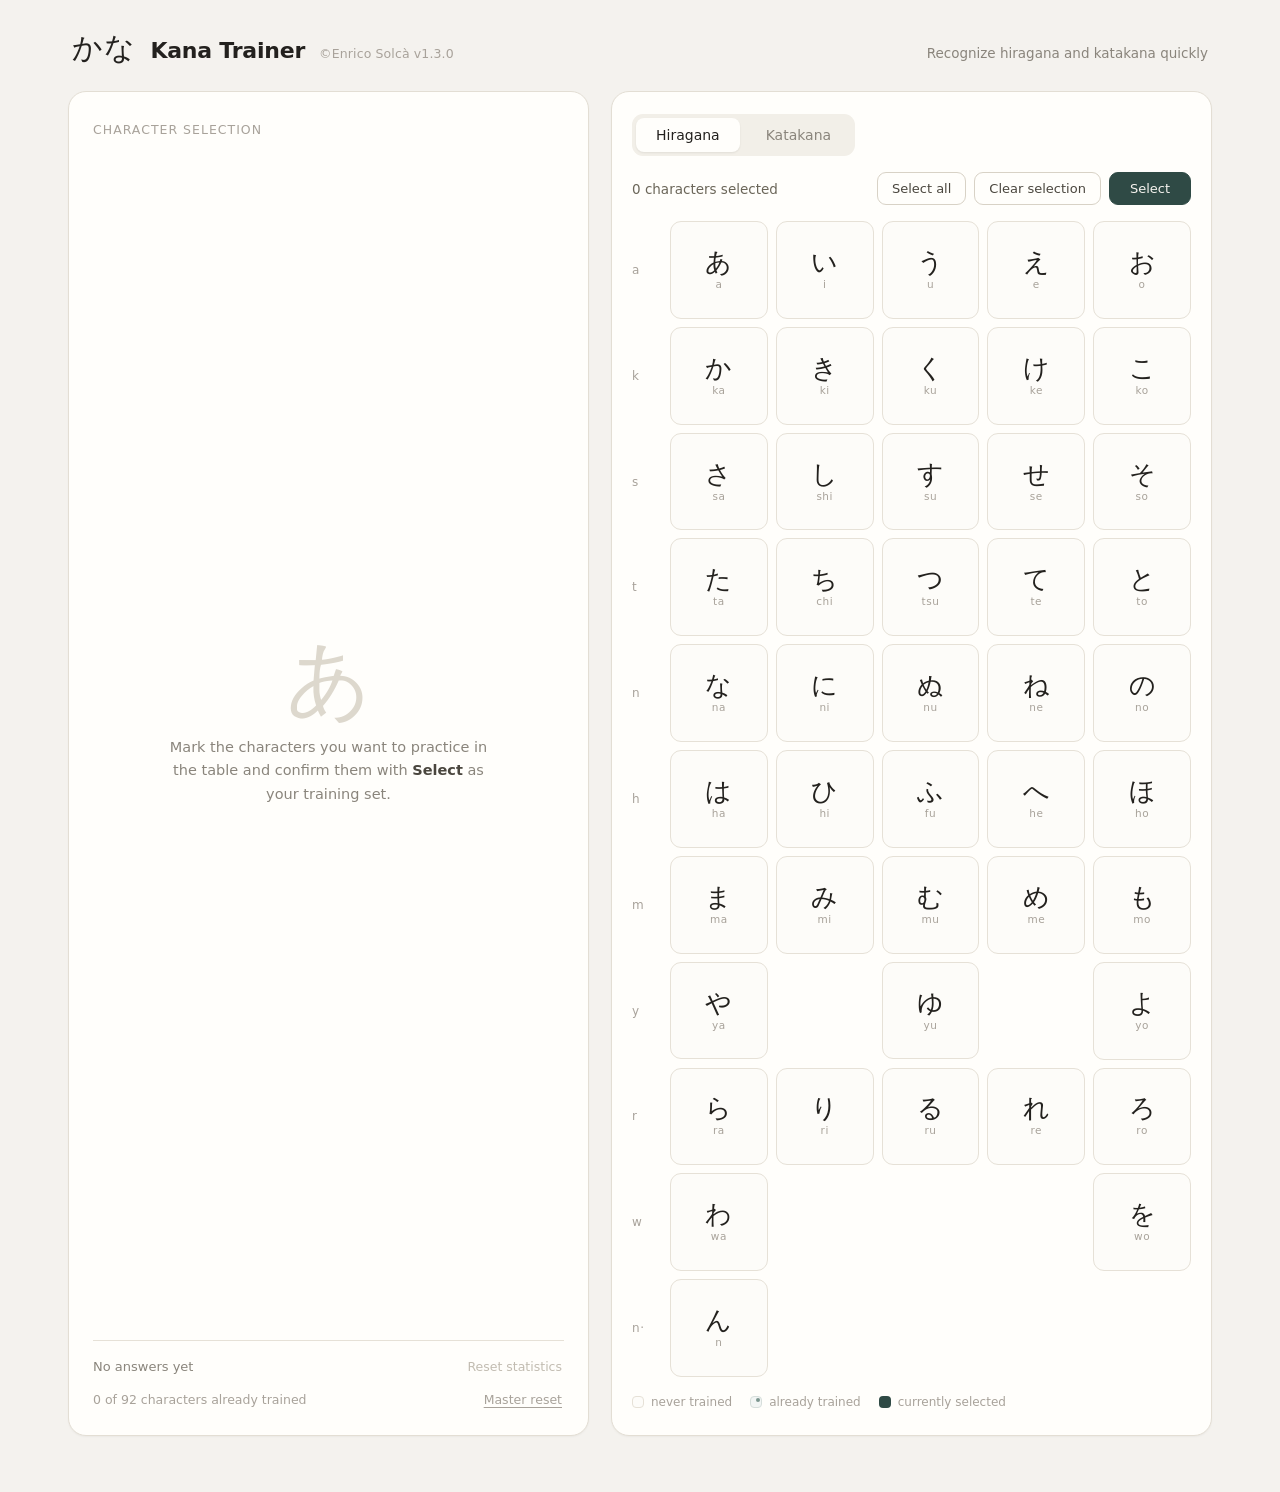
<file: index.html>
<!DOCTYPE html>
<html lang="en">
<head>
<meta charset="utf-8">
<meta http-equiv="refresh" content="0; url=Kana-Trainer.html">
<title>Kana Trainer</title>
<link rel="manifest" href="manifest.webmanifest">
<link rel="apple-touch-icon" href="apple-touch-icon.png">
</head>
<body><a href="Kana-Trainer.html">Open Kana Trainer</a></body>
</html>
</file>
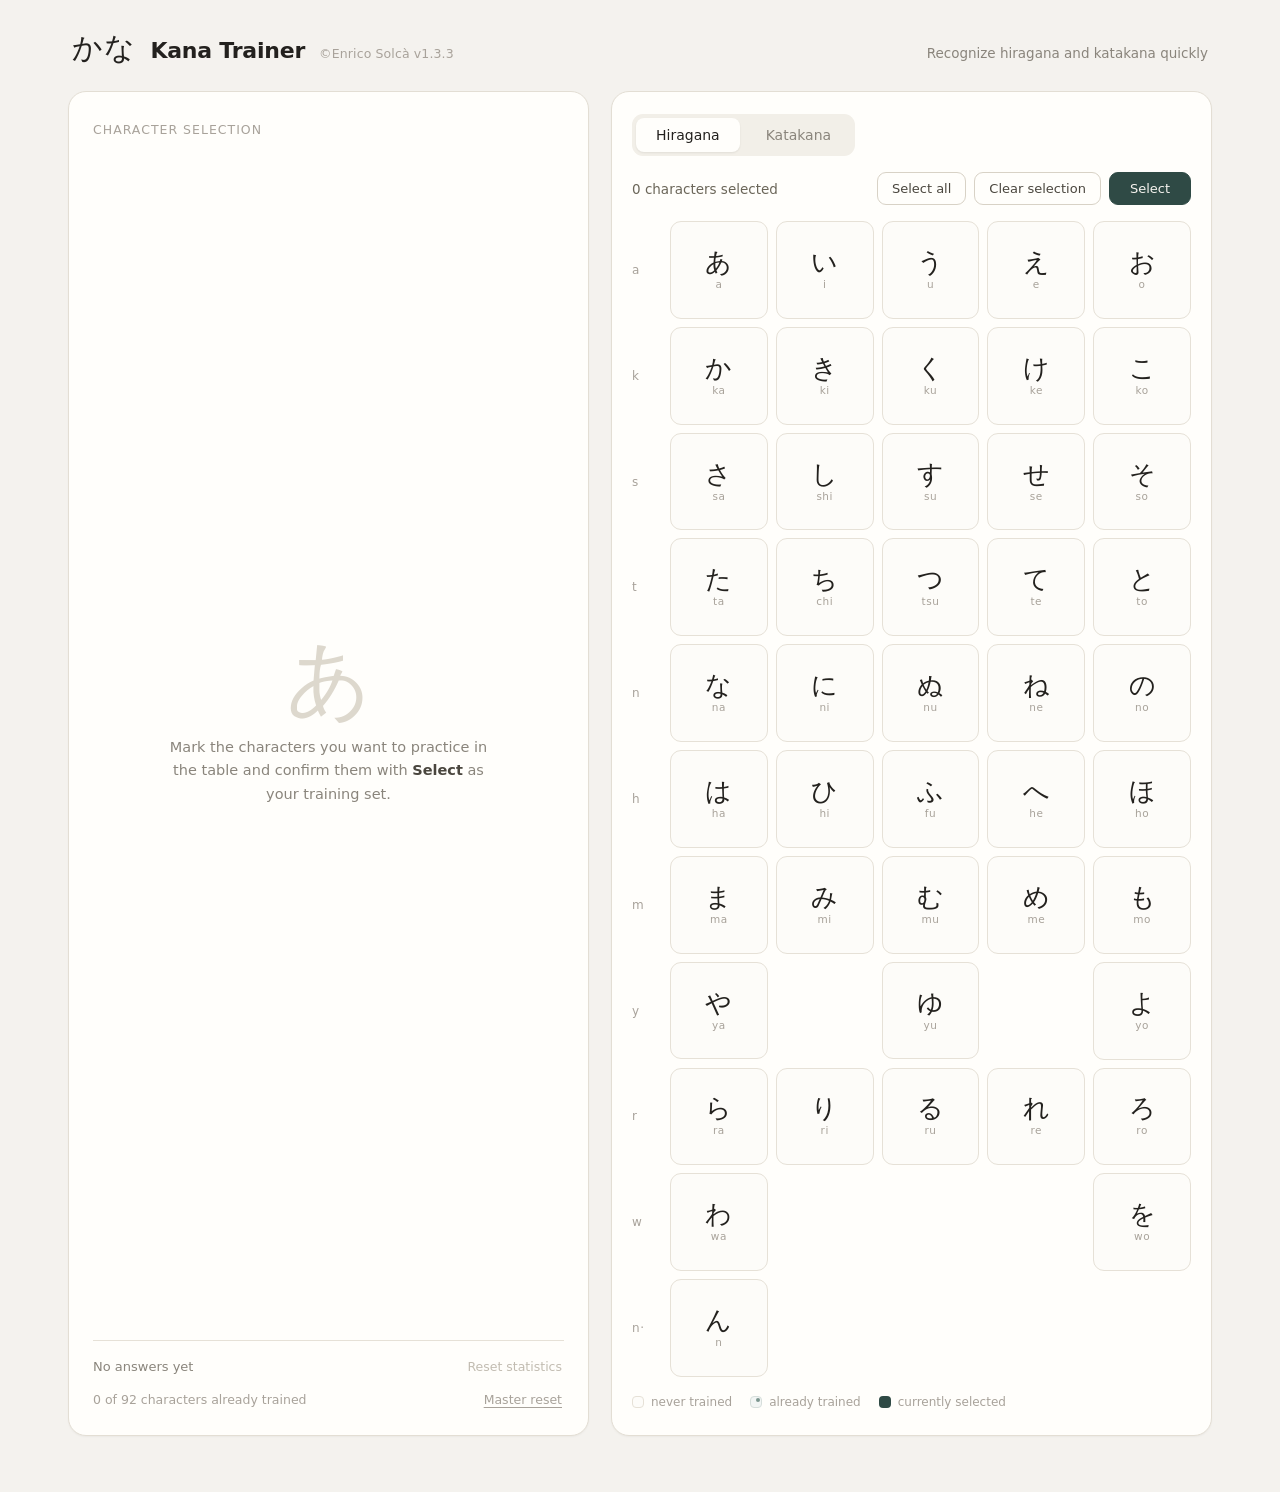
<file: Kana-Trainer-Web/index.html>
<!DOCTYPE html>
<html lang="en">
<head>
<meta charset="utf-8">
<meta http-equiv="Content-Security-Policy" content="default-src 'none'; img-src 'self'; manifest-src 'self'; base-uri 'none'; form-action 'none'">
<meta name="referrer" content="no-referrer">
<meta http-equiv="refresh" content="0; url=Kana-Trainer.html">
<title>Kana Trainer</title>
<link rel="manifest" href="manifest.webmanifest">
<link rel="apple-touch-icon" href="apple-touch-icon.png">
</head>
<body><a href="Kana-Trainer.html">Open Kana Trainer</a></body>
</html>
</file>
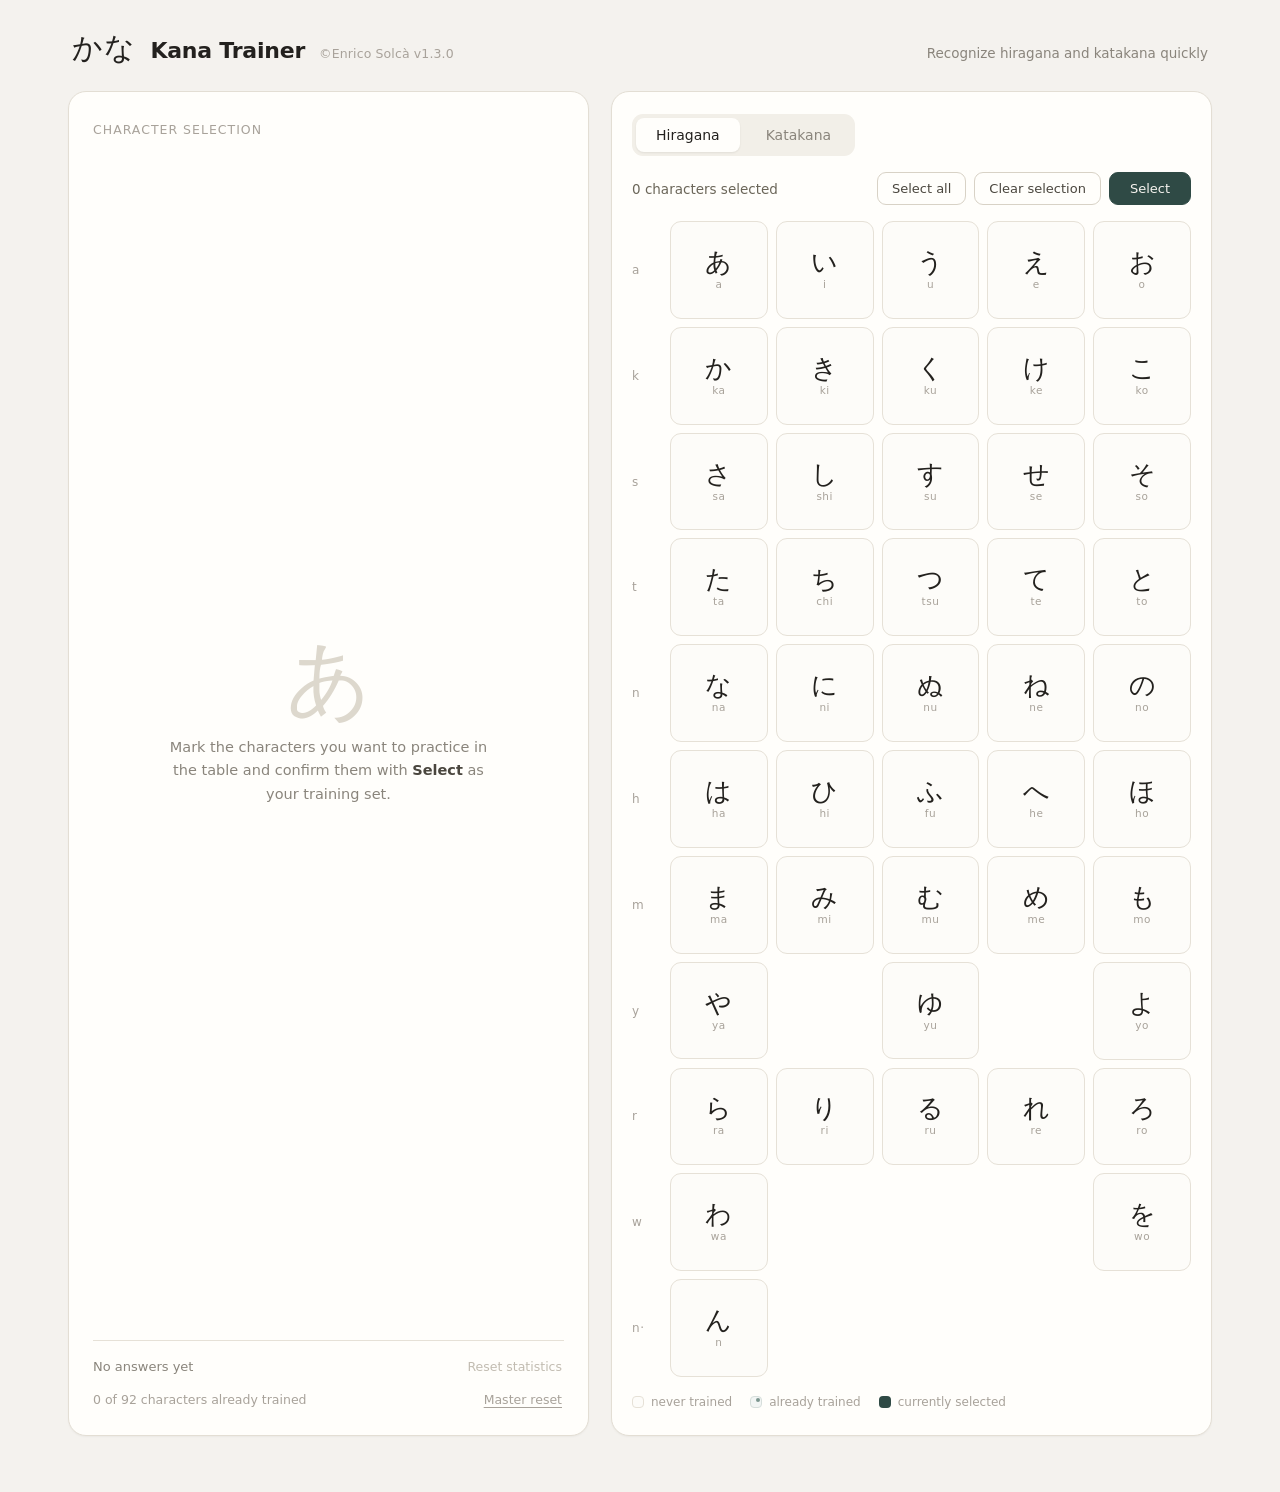
<file: Kana-Trainer.html>
<!DOCTYPE html>
<html lang="en">
<head>
<meta charset="utf-8">
<meta name="viewport" content="width=device-width, initial-scale=1">
<meta name="color-scheme" content="light dark">
<title>Kana Trainer</title>
<link rel="manifest" href="manifest.webmanifest">
<link rel="apple-touch-icon" href="apple-touch-icon.png">
<meta name="apple-mobile-web-app-capable" content="yes">
<meta name="mobile-web-app-capable" content="yes">
<meta name="apple-mobile-web-app-title" content="Kana">
<meta name="apple-mobile-web-app-status-bar-style" content="default">
<style>
  :root {
    color-scheme: light;
    --bg: #f4f2ee; --surface: #fffefb; --surface-2: #fdfcf9; --sunken: #f2efe8; --soft: #f7f5f0;
    --line: #e3ded4; --line-2: #d8d2c6; --line-soft: #e6e1d7;
    --ink: #23211e; --on-ink: #f6f4ef; --ink-2: #4a463e; --ink-3: #6b6659;
    --muted: #8a857c; --faint: #a8a29a; --disabled: #c2bcb1; --ghost-char: #ddd8cd;
    --accent: #2f4a45; --accent-text: #2f4a45; --on-accent: #f6f4ef; --setprev: #cfd9d5;
    --accent-off-bg: #eaefed; --accent-off-line: #d8e0dd; --accent-off-text: #a8b5b1;
    --trained-bg: #f2f5f4; --trained-line: #d6dedb; --trained-text: #93a8a2; --dot: #7c968f;
    --sel-text: #b9cbc4; --sel-dot: #e2d9b8;
    --warn: #9c6b45; --danger: #8a5b3a; --on-danger: #fbf7f2;
    --btn-bg: #ece7dd; --btn-line: #958c7e; --btn-accent: #2f4a45;
    --shadow: rgba(35,33,30,0.04); --shadow-tab: rgba(35,33,30,0.08);
    --shadow-dialog: rgba(35,33,30,0.16); --overlay: rgba(35,33,30,0.34);
  }
  @media (prefers-color-scheme: dark) {
    :root {
      color-scheme: dark;
      --bg: #1a1917; --surface: #24221f; --surface-2: #2a2825; --sunken: #1f1d1b; --soft: #2c2a26;
      --line: #3a3732; --line-2: #48443e; --line-soft: #34312c;
      --ink: #ece8e1; --on-ink: #1a1917; --ink-2: #d3cec5; --ink-3: #aaa396;
      --muted: #8f897e; --faint: #7a746c; --disabled: #5c5751; --ghost-char: #3d3a35;
      --accent: #3d625a; --accent-text: #9cc2b8; --on-accent: #f6f4ef; --setprev: #46605a;
      --accent-off-bg: #232b29; --accent-off-line: #33403c; --accent-off-text: #5f706b;
      --trained-bg: #232b29; --trained-line: #35433f; --trained-text: #6f8a83; --dot: #7fa69c;
      --sel-text: #c3d6cf; --sel-dot: #e2d9b8;
      --warn: #d39a6c; --danger: #a8693f; --on-danger: #fbf7f2;
      --btn-bg: #36332e; --btn-line: #7a7368; --btn-accent: #3f6a60;
      --shadow: rgba(0,0,0,0.25); --shadow-tab: rgba(0,0,0,0.35);
      --shadow-dialog: rgba(0,0,0,0.5); --overlay: rgba(0,0,0,0.55);
    }
  }
  * { box-sizing: border-box; -webkit-tap-highlight-color: transparent; }
  html, body { margin: 0; padding: 0; background: var(--bg); color: var(--ink);
    font-family: -apple-system, BlinkMacSystemFont, "Helvetica Neue", system-ui, sans-serif;
    -webkit-font-smoothing: antialiased; }
  .jp { font-family: "Hiragino Mincho ProN", "YuMincho", "Yu Mincho", "Noto Serif JP", "Noto Serif CJK JP", serif; }
  button { font-family: inherit; cursor: pointer; }
  button:disabled { cursor: default; }
  button:focus-visible { outline: 2px solid var(--accent-text); outline-offset: 2px; }
  .wrap { max-width: 1180px; margin: 0 auto; padding: 28px 18px 56px; display: flex; flex-direction: column; gap: 22px; }
  header { display: flex; align-items: baseline; justify-content: space-between; gap: 16px; flex-wrap: wrap; padding: 0 4px; }
  .brand { display: flex; align-items: baseline; gap: 14px; flex-wrap: wrap; }
  .brand .jp { font-size: 30px; letter-spacing: 0.04em; }
  .byline { font-size: 12.5px; color: var(--faint); letter-spacing: 0.01em; white-space: nowrap; }
  h1 { margin: 0; font-size: 22px; font-weight: 600; letter-spacing: -0.01em; }
  .sub { margin: 0; font-size: 13.5px; color: var(--muted); }
  .cols { display: flex; flex-wrap: wrap; gap: 22px; align-items: stretch; }
  .card { background: var(--surface); border: 1px solid var(--line); border-radius: 18px; box-shadow: 0 1px 2px var(--shadow); }
  .train { flex: 1 1 440px; min-width: 0; padding: 24px; display: flex; flex-direction: column; gap: 18px; min-height: 540px; }
  .pick { flex: 1 1 520px; min-width: 0; padding: 22px 20px 26px; display: flex; flex-direction: column; gap: 16px; }
  .eyebrow { font-size: 12.5px; letter-spacing: 0.08em; text-transform: uppercase; color: var(--faint); }
  .topline { display: flex; align-items: center; justify-content: space-between; gap: 12px; min-height: 26px; }
  .link { background: none; border: none; padding: 4px 2px; font-size: 13px; color: var(--muted); text-decoration: underline; text-underline-offset: 3px; }
  .link:disabled { color: var(--disabled); text-decoration: none; }
  .stage { flex: 1; display: flex; flex-direction: column; align-items: center; justify-content: center; padding: 8px 0; text-align: center; }
  .kana { font-size: 155px; line-height: 1.02; letter-spacing: 0.02em; }
  .solution { height: 44px; display: flex; align-items: center; justify-content: center;
    font-size: 28px; font-weight: 500; letter-spacing: 0.07em; color: var(--accent-text); }
  .bigmuted { font-size: 84px; line-height: 1; color: var(--ghost-char); }
  .setprev { font-size: 74px; line-height: 1; color: var(--setprev); letter-spacing: 0.08em; }
  .hint { margin: 14px auto 0; font-size: 14.5px; line-height: 1.6; color: var(--muted); max-width: 330px; }
  .hint strong { font-weight: 600; color: var(--ink-2); }
  .hint.dark { color: var(--ink-3); }
  .actions { display: flex; flex-direction: column; gap: 12px; }
  .answers { display: flex; gap: 12px; }
  .btn { padding: 20px 12px; border-radius: 13px; font-size: 16.5px; font-weight: 500;
    border: 1px solid transparent; transition: background 120ms ease, color 120ms ease, border-color 120ms ease, filter 120ms ease; }
  .btn.reveal, .btn.unknown, .btn.right { border-width: 1.5px; font-weight: 600; box-shadow: 0 1px 2px var(--shadow-tab); }
  .btn.reveal { width: 100%; border-color: var(--btn-line); background: var(--btn-bg); color: var(--ink); }
  .btn.reveal:disabled { border-color: var(--line-soft); background: var(--bg); color: var(--disabled); box-shadow: none; }
  .btn.unknown { flex: 1; border-color: var(--btn-line); background: var(--btn-bg); color: var(--ink); }
  .btn.unknown:disabled { border-color: var(--line-soft); background: var(--surface-2); color: var(--disabled); box-shadow: none; }
  .btn.right { flex: 1; border-color: var(--btn-accent); background: var(--btn-accent); color: var(--on-accent); }
  .btn.right:disabled { border-color: var(--accent-off-line); background: var(--accent-off-bg); color: var(--accent-off-text); box-shadow: none; }
  .btn:not(:disabled):active { filter: brightness(0.9); box-shadow: none; transform: translateY(1px); }
  @media (hover: hover) { .btn.reveal:not(:disabled):hover, .btn.unknown:not(:disabled):hover { border-color: var(--ink-3); } }
  .btn.start { width: 100%; border-color: var(--ink); background: var(--ink); color: var(--on-ink); }
  .keys { margin: 0; text-align: center; font-size: 12.5px; color: var(--faint); }
  .warn { min-height: 20px; text-align: center; font-size: 13.5px; color: var(--warn); }
  .footer { border-top: 1px solid var(--line-soft); padding-top: 14px; display: flex; flex-direction: column; gap: 10px; }
  .frow { display: flex; align-items: center; justify-content: space-between; gap: 12px; flex-wrap: wrap;
    font-variant-numeric: tabular-nums; }
  .frow .val { font-size: 13px; color: var(--muted); }
  .frow .val.soft { font-size: 12.5px; color: var(--faint); }
  .frow .link { font-size: 12.5px; }
  .link.danger { color: var(--faint); }
  .link.danger:hover { color: var(--warn); }
  .tabs { display: flex; gap: 6px; padding: 4px; background: var(--sunken); border-radius: 11px; align-self: flex-start; }
  .tab { padding: 9px 20px; border-radius: 8px; border: none; font-size: 14px; font-weight: 500; background: transparent; color: var(--muted); }
  .tab.on { background: var(--surface); color: var(--ink); box-shadow: 0 1px 2px var(--shadow-tab); }
  .bar { display: flex; align-items: center; justify-content: space-between; gap: 14px; flex-wrap: wrap; }
  .bar .btns { display: flex; gap: 8px; flex-wrap: wrap; }
  .count { font-size: 13.5px; color: var(--ink-3); font-variant-numeric: tabular-nums; }
  .ghost { padding: 8px 14px; border-radius: 9px; border: 1px solid var(--line-2); background: var(--surface); font-size: 13px; color: var(--ink-2); }
  .primary { padding: 8px 20px; border-radius: 9px; border: 1px solid var(--accent); background: var(--accent);
    font-size: 13px; font-weight: 500; color: var(--on-accent); }
  .grid { display: flex; flex-direction: column; gap: 8px; }
  .row { display: grid; grid-template-columns: 30px repeat(5, minmax(0, 1fr)); gap: 8px; }
  .rowlabel { border: none; background: none; padding: 0; font-size: 12px; letter-spacing: 0.06em;
    color: var(--faint); text-align: left; align-self: center; }
  .cell { position: relative; aspect-ratio: 1 / 1; display: flex; flex-direction: column; align-items: center;
    justify-content: center; gap: 2px; border-radius: 11px; border: 1px solid var(--line-soft);
    background: var(--surface-2); color: var(--ink); transition: background 120ms ease, border-color 120ms ease; }
  .cell .c { font-size: 26px; line-height: 1; }
  .cell .r { font-size: 10.5px; letter-spacing: 0.05em; color: var(--faint); }
  .cell .dot { position: absolute; top: 7px; right: 7px; width: 5px; height: 5px; border-radius: 50%; background: var(--dot); }
  .cell.trained { border-color: var(--trained-line); background: var(--trained-bg); }
  .cell.trained .r { color: var(--trained-text); }
  .cell.sel { border-color: var(--accent); background: var(--accent); color: var(--on-accent); }
  .cell.sel .r { color: var(--sel-text); }
  .cell.sel .dot { background: var(--sel-dot); }
  .cell.void { border: none; background: transparent; }
  .legend { display: flex; gap: 18px; flex-wrap: wrap; padding-top: 2px; font-size: 12px; color: var(--faint); }
  .legend span.item { display: flex; align-items: center; gap: 7px; }
  .sw { width: 12px; height: 12px; border-radius: 4px; position: relative; }
  .sw.new { border: 1px solid var(--line-soft); background: var(--surface-2); }
  .sw.tr { border: 1px solid var(--trained-line); background: var(--trained-bg); }
  .sw.tr::after { content: ""; position: absolute; top: 1px; right: 1px; width: 4px; height: 4px; border-radius: 50%; background: var(--dot); }
  .sw.on { background: var(--accent); }
  .overlay { position: fixed; inset: 0; background: var(--overlay); display: flex;
    align-items: center; justify-content: center; padding: 24px; z-index: 40; }
  .dialog { background: var(--surface); border: 1px solid var(--line); border-radius: 18px;
    box-shadow: 0 12px 40px var(--shadow-dialog); padding: 28px; max-width: 420px;
    display: flex; flex-direction: column; gap: 18px; }
  .dialog h2 { margin: 0; font-size: 17px; font-weight: 600; }
  .dialog p { margin: 0; font-size: 14.5px; line-height: 1.6; color: var(--ink-3); }
  .dialog .row2 { display: flex; gap: 10px; justify-content: flex-end; flex-wrap: wrap; }
  .dbtn { padding: 12px 20px; border-radius: 11px; font-size: 14px; border: 1px solid var(--line-2); background: var(--surface); color: var(--ink-2); }
  .dbtn.wipe { border-color: var(--danger); background: var(--danger); color: var(--on-danger); font-weight: 500; }
  .hide { display: none !important; }
  @media (max-width: 600px) { .kana { font-size: 118px; } .train { min-height: 430px; } }
  @media (max-width: 400px) {
    .wrap { padding: 20px 10px 40px; gap: 16px; }
    .cols { gap: 16px; }
    .train { padding: 18px 16px; }
    .pick { padding: 16px 12px 20px; }
    .grid { gap: 5px; }
    .row { grid-template-columns: 24px repeat(5, minmax(0, 1fr)); gap: 5px; }
    .cell { border-radius: 9px; }
    .cell .c { font-size: 21px; }
    .cell .r { font-size: 9.5px; }
    .cell .dot { top: 5px; right: 5px; }
    .kana { font-size: 100px; }
    .dialog { padding: 22px; }
    .brand { gap: 4px 10px; }
    .brand .jp { font-size: 26px; }
    h1 { font-size: 20px; }
    .btn { font-size: 15.5px; }
  }
</style>
</head>
<body>
<div class="wrap">
  <header>
    <div class="brand">
      <span class="jp">かな</span>
      <h1>Kana Trainer</h1>
      <!-- Einzige Versionsangabe der App (Semantic Versioning MAJOR.MINOR.PATCH); sw.js erhaelt sie beim Registrieren -->
      <span class="byline">©Enrico Solcà <span id="appVersion">v1.3.0</span></span>
    </div>
    <p class="sub">Recognize hiragana and katakana quickly</p>
  </header>

  <div class="cols">
    <section class="card train">
      <div class="topline">
        <span class="eyebrow" id="eyebrow">Character selection</span>
        <button class="link hide" id="backBtn">End training</button>
      </div>

      <div class="stage">
        <div id="selectView">
          <div class="jp bigmuted">あ</div>
          <p class="hint">Mark the characters you want to practice in the table and confirm them with <strong>Select</strong> as your training set.</p>
        </div>
        <div id="readyView" class="hide">
          <div class="jp setprev" id="setPrev"></div>
          <p class="hint dark" id="readyText"></p>
        </div>
        <div id="trainView" class="hide">
          <div class="jp kana" id="kana"></div>
          <div class="solution" id="solution" aria-live="polite"></div>
        </div>
      </div>

      <div class="actions hide" id="trainActions">
        <button class="btn reveal" id="revealBtn">Show</button>
        <div class="answers">
          <button class="btn unknown" id="unknownBtn" disabled>Don't know&nbsp;/ Incorrect</button>
          <button class="btn right" id="rightBtn" disabled>Correct</button>
        </div>
        <p class="keys">Space shows the answer · Return counts as correct</p>
      </div>

      <button class="btn start hide" id="startBtn">Start training</button>
      <div class="warn" id="warn"></div>

      <div class="footer">
        <div class="frow">
          <span class="val" id="statsText">No answers yet</span>
          <button class="link" id="resetStatsBtn">Reset statistics</button>
        </div>
        <div class="frow">
          <span class="val soft" id="historyText">0 of 92 characters already trained</span>
          <button class="link danger" id="masterBtn">Master reset</button>
        </div>
      </div>
    </section>

    <section class="card pick" id="pickCard">
      <div class="tabs">
        <button class="tab on" id="tabH">Hiragana</button>
        <button class="tab" id="tabK">Katakana</button>
      </div>
      <div class="bar">
        <span class="count" id="countText">0 characters selected</span>
        <div class="btns">
          <button class="ghost" id="allBtn">Select all</button>
          <button class="ghost" id="resetSelBtn">Clear selection</button>
          <button class="primary" id="selectBtn">Select</button>
        </div>
      </div>
      <div class="grid" id="grid"></div>
      <div class="legend">
        <span class="item"><span class="sw new"></span>never trained</span>
        <span class="item"><span class="sw tr"></span>already trained</span>
        <span class="item"><span class="sw on"></span>currently selected</span>
      </div>
    </section>
  </div>
</div>

<div class="overlay hide" id="confirm">
  <div class="dialog" role="dialog" aria-modal="true" aria-labelledby="confirmTitle" aria-describedby="confirmText">
    <h2 id="confirmTitle"></h2>
    <p id="confirmText"></p>
    <div class="row2">
      <button class="dbtn" id="cancelBtn">Cancel</button>
      <button class="dbtn wipe" id="okBtn"></button>
    </div>
  </div>
</div>

<script>
var ROWS = [
  ['a',  [['a','あ','ア'],['i','い','イ'],['u','う','ウ'],['e','え','エ'],['o','お','オ']]],
  ['k',  [['ka','か','カ'],['ki','き','キ'],['ku','く','ク'],['ke','け','ケ'],['ko','こ','コ']]],
  ['s',  [['sa','さ','サ'],['shi','し','シ'],['su','す','ス'],['se','せ','セ'],['so','そ','ソ']]],
  ['t',  [['ta','た','タ'],['chi','ち','チ'],['tsu','つ','ツ'],['te','て','テ'],['to','と','ト']]],
  ['n',  [['na','な','ナ'],['ni','に','ニ'],['nu','ぬ','ヌ'],['ne','ね','ネ'],['no','の','ノ']]],
  ['h',  [['ha','は','ハ'],['hi','ひ','ヒ'],['fu','ふ','フ'],['he','へ','ヘ'],['ho','ほ','ホ']]],
  ['m',  [['ma','ま','マ'],['mi','み','ミ'],['mu','む','ム'],['me','め','メ'],['mo','も','モ']]],
  ['y',  [['ya','や','ヤ'],null,['yu','ゆ','ユ'],null,['yo','よ','ヨ']]],
  ['r',  [['ra','ら','ラ'],['ri','り','リ'],['ru','る','ル'],['re','れ','レ'],['ro','ろ','ロ']]],
  ['w',  [['wa','わ','ワ'],null,null,null,['wo','を','ヲ']]],
  ['n·', [['n','ん','ン'],null,null,null,null]]
];
var STORE = 'kana-trainer-v3', MAXW = 10;
/* alle gültigen Schlüssel ("h:ka", "k:ka", ...) – Grundlage für die Prüfung gespeicherter Daten */
var VALID = {};
ROWS.forEach(function (r) { r[1].forEach(function (c) { if (c) { VALID['h:' + c[0]] = true; VALID['k:' + c[0]] = true; } }); });
var TOTAL = Object.keys(VALID).length;
var S;

function blank() {
  return { tab:'hiragana', marked:{}, set:[], weights:{}, trained:{},
           stats:{ answered:0, correct:0, unknown:0 },
           phase:'select', current:null, revealed:false };
}
/* gespeicherte Daten nur übernehmen, wenn sie gültig sind */
function count(v) { return (typeof v === 'number' && isFinite(v) && v >= 0) ? Math.floor(v) : 0; }
function keyMap(o) {
  var out = {};
  if (o && typeof o === 'object') Object.keys(o).forEach(function (k) { if (VALID[k] && o[k] === true) out[k] = true; });
  return out;
}
S = blank();
try {
  var raw = localStorage.getItem(STORE);
  if (raw) {
    var d = JSON.parse(raw) || {};
    if (d.tab === 'katakana') S.tab = 'katakana';
    S.marked = keyMap(d.marked);
    S.trained = keyMap(d.trained);
    if (Array.isArray(d.set)) S.set = d.set.filter(function (k, i, a) { return VALID[k] && a.indexOf(k) === i; });
    if (d.weights && typeof d.weights === 'object') Object.keys(d.weights).forEach(function (k) {
      var w = d.weights[k];
      if (VALID[k] && typeof w === 'number' && isFinite(w)) S.weights[k] = Math.min(MAXW, Math.max(1, Math.round(w)));
    });
    var st = d.stats || {};
    S.stats.correct = count(st.correct);
    S.stats.unknown = count(st.unknown);
    S.stats.answered = S.stats.correct + S.stats.unknown;
    /* nach dem Neuladen mit dem gespeicherten Trainingssatz weitermachen */
    if ((d.phase === 'ready' || d.phase === 'training') && S.set.length) S.phase = 'ready';
  }
} catch (e) {}

function save() {
  try { localStorage.setItem(STORE, JSON.stringify({
    tab:S.tab, marked:S.marked, set:S.set, weights:S.weights, trained:S.trained, stats:S.stats, phase:S.phase })); } catch (e) {}
}
function el(id) { return document.getElementById(id); }
function info(key) {
  var parts = key.split(':'), found = null;
  ROWS.forEach(function (r) { r[1].forEach(function (c) { if (c && c[0] === parts[1]) found = c; }); });
  if (!found) return { char:'', romaji:'' };
  return { char: parts[0] === 'h' ? found[1] : found[2], romaji: found[0] };
}
function markedKeys() { return Object.keys(S.marked).filter(function (k) { return S.marked[k]; }); }
function allKeys() {
  var p = S.tab[0] + ':', out = [];
  ROWS.forEach(function (r) { r[1].forEach(function (c) { if (c) out.push(p + c[0]); }); });
  return out;
}
function setMarks(keys, on) {
  keys.forEach(function (k) { if (on) S.marked[k] = true; else delete S.marked[k]; });
  el('warn').textContent = '';
  save(); render();
}
function pick(exclude) {
  var keys = S.set, pool = keys;
  if (keys.length > 1 && exclude) pool = keys.filter(function (k) { return k !== exclude; });
  var total = 0;
  pool.forEach(function (k) { total += Math.max(1, S.weights[k] || 3); });
  var r = Math.random() * total;
  for (var i = 0; i < pool.length; i++) {
    r -= Math.max(1, S.weights[pool[i]] || 3);
    if (r <= 0) return pool[i];
  }
  return pool[pool.length - 1];
}
/* zeigt das nächste Zeichen */
function show(key) {
  S.current = key; S.revealed = false;
  save(); render();
}
function reveal() {
  if (S.phase !== 'training' || S.revealed) return;
  S.revealed = true; render();
}
/* erst eine Antwort zählt das Zeichen dauerhaft als trainiert */
function answer(correct) {
  if (S.phase !== 'training' || !S.revealed) return;
  var key = S.current, w = S.weights[key] || 3;
  S.weights[key] = correct ? Math.max(1, w - 1) : Math.min(MAXW, w + 2);
  S.trained[key] = true;
  S.stats.answered++;
  if (correct) S.stats.correct++; else S.stats.unknown++;
  show(pick(key));
}

function buildGrid() {
  var grid = el('grid'), p = S.tab[0] + ':';
  grid.innerHTML = '';
  ROWS.forEach(function (r) {
    var row = document.createElement('div');
    row.className = 'row';
    var lab = document.createElement('button');
    lab.className = 'rowlabel'; lab.textContent = r[0];
    lab.setAttribute('data-focus', 'row:' + r[0]);
    lab.setAttribute('aria-label', 'Toggle row ' + r[0]);
    lab.onclick = function () {
      var keys = r[1].filter(Boolean).map(function (c) { return p + c[0]; });
      setMarks(keys, !keys.every(function (k) { return S.marked[k]; }));
    };
    row.appendChild(lab);
    r[1].forEach(function (c) {
      if (!c) { var v = document.createElement('div'); v.className = 'cell void'; row.appendChild(v); return; }
      var key = p + c[0], on = !!S.marked[key], tr = !!S.trained[key];
      var b = document.createElement('button');
      b.className = 'cell' + (tr ? ' trained' : '') + (on ? ' sel' : '');
      b.setAttribute('data-focus', key);
      b.setAttribute('aria-pressed', on ? 'true' : 'false');
      if (tr) b.title = on ? 'selected · already trained' : 'already trained';
      b.innerHTML = (tr ? '<span class="dot"></span>' : '') + '<span class="c jp"></span><span class="r"></span>';
      b.querySelector('.c').textContent = S.tab === 'hiragana' ? c[1] : c[2];
      b.querySelector('.r').textContent = c[0];
      b.onclick = function () { setMarks([key], !S.marked[key]); };
      row.appendChild(b);
    });
    grid.appendChild(row);
  });
}

function render() {
  var selecting = S.phase === 'select', ready = S.phase === 'ready', training = S.phase === 'training';

  el('pickCard').className = 'card pick' + (selecting ? '' : ' hide');
  if (selecting) {
    /* die Tabelle wird neu aufgebaut – Tastaturfokus auf dieselbe Zelle zurücksetzen */
    var a = document.activeElement, fk = a && a.getAttribute ? a.getAttribute('data-focus') : null;
    buildGrid();
    if (fk) {
      var f = el('grid').querySelector('[data-focus="' + fk + '"]');
      if (f) f.focus();
    }
  }

  el('eyebrow').textContent = training ? 'Training in progress' : (ready ? 'Training set ready' : 'Character selection');
  el('backBtn').className = 'link' + (selecting ? ' hide' : '');
  el('backBtn').textContent = training ? 'End training' : 'Change selection';

  el('selectView').className = selecting ? '' : 'hide';
  el('readyView').className = ready ? '' : 'hide';
  el('trainView').className = training ? '' : 'hide';
  el('trainActions').className = 'actions' + (training ? '' : ' hide');
  el('startBtn').className = 'btn start' + (ready ? '' : ' hide');

  if (ready) {
    el('setPrev').textContent = S.set.slice(0, 3).map(function (k) { return info(k).char; }).join(' ') || 'あ';
    el('readyText').textContent = (S.set.length === 1 ? '1 character' : S.set.length + ' characters') + ' in the training set.';
  }
  if (training && S.current) {
    var i = info(S.current);
    el('kana').textContent = i.char;
    el('solution').textContent = S.revealed ? i.romaji : '';
    el('revealBtn').disabled = S.revealed;
    el('unknownBtn').disabled = !S.revealed;
    el('rightBtn').disabled = !S.revealed;
  }

  var n = markedKeys().length;
  el('countText').textContent = (n === 1 ? '1 character selected' : n + ' characters selected');

  var st = S.stats;
  el('statsText').textContent = st.answered
    ? st.answered + ' answered · ' + st.correct + ' correct · ' + st.unknown + ' incorrect · '
      + Math.round(st.correct / st.answered * 100) + '%'
    : 'No answers yet';
  el('resetStatsBtn').disabled = !st.answered;

  var nt = Object.keys(S.trained).filter(function (k) { return S.trained[k]; }).length;
  el('historyText').textContent = nt + ' of ' + TOTAL + ' characters already trained';

  el('tabH').className = 'tab' + (S.tab === 'hiragana' ? ' on' : '');
  el('tabK').className = 'tab' + (S.tab === 'katakana' ? ' on' : '');
  el('tabH').setAttribute('aria-pressed', S.tab === 'hiragana' ? 'true' : 'false');
  el('tabK').setAttribute('aria-pressed', S.tab === 'katakana' ? 'true' : 'false');
}

/* Bestätigungsdialog für Master-Reset und Statistik-Reset */
var confirmAction = null, confirmReturn = null;
function confirmOpen() { return !/\bhide\b/.test(el('confirm').className); }
function openConfirm(title, text, label, action) {
  el('confirmTitle').textContent = title;
  el('confirmText').textContent = text;
  el('okBtn').textContent = label;
  confirmAction = action;
  confirmReturn = document.activeElement;
  el('confirm').className = 'overlay';
  el('cancelBtn').focus();
}
function closeConfirm() {
  el('confirm').className = 'overlay hide';
  confirmAction = null;
  if (confirmReturn && confirmReturn.focus) confirmReturn.focus();
  confirmReturn = null;
}
el('cancelBtn').onclick = closeConfirm;
el('okBtn').onclick = function () { var action = confirmAction; closeConfirm(); if (action) action(); };
el('confirm').onclick = function (e) { if (e.target === el('confirm')) closeConfirm(); };  /* Klick neben den Dialog */

el('tabH').onclick = function () { S.tab = 'hiragana'; save(); render(); };
el('tabK').onclick = function () { S.tab = 'katakana'; save(); render(); };
el('allBtn').onclick = function () { setMarks(allKeys(), true); };
el('resetSelBtn').onclick = function () {
  S.marked = {}; S.set = []; S.current = null; S.revealed = false; S.phase = 'select';
  el('warn').textContent = '';
  save(); render();
};
el('selectBtn').onclick = function () {
  var keys = markedKeys();
  if (!keys.length) { el('warn').textContent = 'Select at least one character first.'; return; }
  keys.forEach(function (k) { if (!S.weights[k]) S.weights[k] = 3; });
  S.set = keys; S.phase = 'ready'; S.current = null; S.revealed = false;
  el('warn').textContent = '';
  save(); render();
  el('startBtn').focus();
};
el('startBtn').onclick = function () {
  if (!S.set.length) { S.phase = 'select'; el('warn').textContent = 'Select at least one character first.'; save(); render(); return; }
  S.phase = 'training'; show(pick(null));
};
el('backBtn').onclick = function () { S.phase = 'select'; S.current = null; S.revealed = false; save(); render(); };
el('revealBtn').onclick = function () { reveal(); };
el('rightBtn').onclick = function () { answer(true); };
el('unknownBtn').onclick = function () { answer(false); };
el('resetStatsBtn').onclick = function () {
  if (!S.stats.answered) return;
  openConfirm('Reset statistics',
    'Delete your answer statistics? Weighting and already trained characters are kept.',
    'Delete statistics',
    function () { S.stats = { answered:0, correct:0, unknown:0 }; save(); render(); });
};
el('masterBtn').onclick = function () {
  openConfirm('Master reset',
    'Really delete all training data, selections and learning progress? This cannot be undone.',
    'Reset everything',
    function () {
      try { localStorage.removeItem(STORE); } catch (e) {}
      S = blank();
      el('warn').textContent = '';
      render();
    });
};
/* ältere Browser kennen :focus-visible nicht – dann wie bisher behandeln */
function focusVisible(t) { try { return t.matches(':focus-visible'); } catch (e) { return false; } }
document.addEventListener('keydown', function (e) {
  /* Dialog offen: Escape schliesst, Tab bleibt im Dialog, sonst normale Tastenbedienung */
  if (confirmOpen()) {
    if (e.key === 'Escape') { e.preventDefault(); closeConfirm(); return; }
    if (e.key === 'Tab') {
      var first = el('cancelBtn'), last = el('okBtn'), f = document.activeElement;
      if (f !== first && f !== last) { e.preventDefault(); first.focus(); }
      else if (e.shiftKey && f === first) { e.preventDefault(); last.focus(); }
      else if (!e.shiftKey && f === last) { e.preventDefault(); first.focus(); }
    }
    return;
  }
  var isSpace = (e.key === ' ' || e.code === 'Space');
  var isEnter = (e.key === 'Enter' || e.code === 'Enter' || e.code === 'NumpadEnter');
  if (!isSpace && !isEnter) return;
  if (S.phase !== 'training' || !S.current) return;  /* ausserhalb des Trainings bedienen die Tasten normal die Buttons */
  var t = e.target, tag = t && t.tagName ? t.tagName.toLowerCase() : '';
  if (tag === 'input' || tag === 'textarea' || tag === 'select' || (t && t.isContentEditable)) return;
  /* per Tastatur fokussierte Buttons ausserhalb der Antwortknöpfe (z. B. "Training beenden") normal auslösen */
  if (tag === 'button' && !/^(revealBtn|unknownBtn|rightBtn)$/.test(t.id) && focusVisible(t)) return;
  e.preventDefault();                                /* kein Scrollen, kein Klick auf fokussierten Button */
  if (e.repeat) return;                              /* gehaltene Taste = nur eine Aktion */
  if (isSpace) { reveal(); return; }                 /* Leertaste = ausschliesslich Show */
  if (S.revealed) answer(true);                      /* Return = Correct, nur nach Show */
});

render();

/* Offline-Betrieb (Home-Bildschirm); bei file:// nicht verfuegbar */
if ('serviceWorker' in navigator && location.protocol === 'https:') {
  navigator.serviceWorker.register('sw.js?v=' + encodeURIComponent(el('appVersion').textContent.replace(/^v/, ''))).catch(function () {});
}
</script>
</body>
</html>
</file>
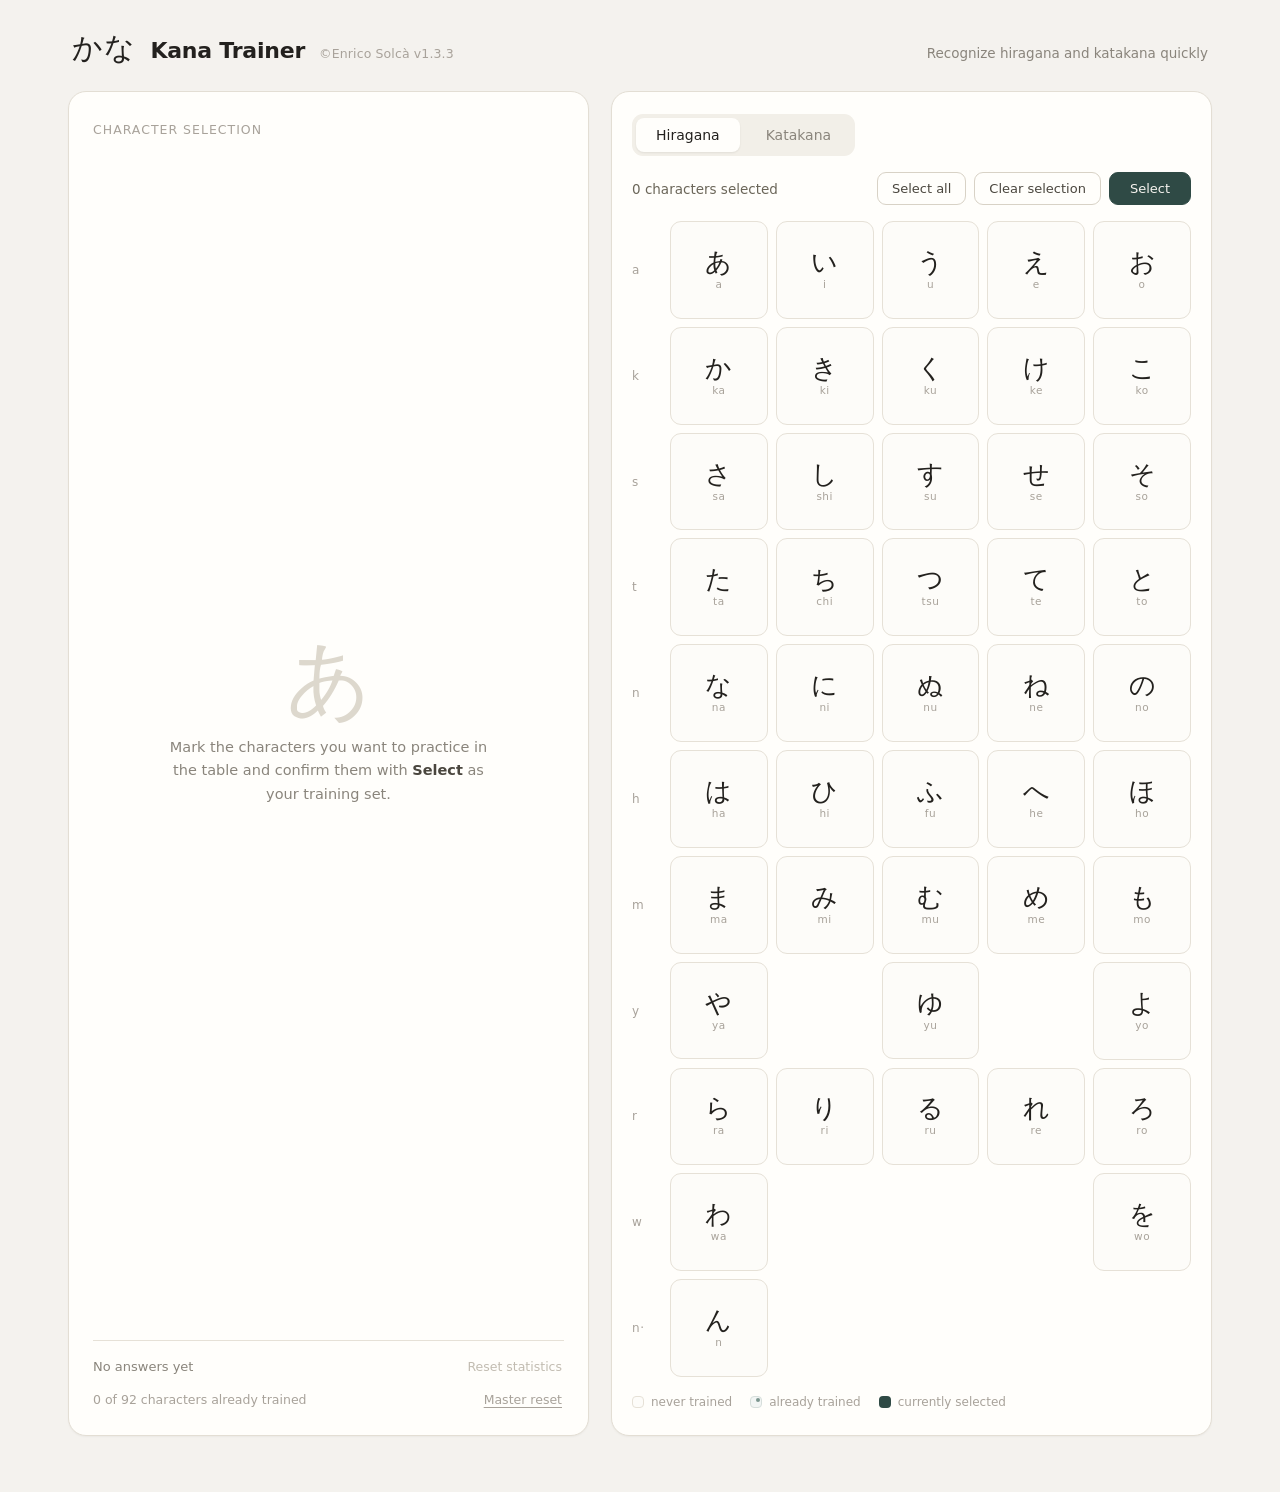
<file: Kana-Trainer-Web/Kana-Trainer.html>
<!DOCTYPE html>
<html lang="en">
<head>
<meta charset="utf-8">
<!-- Sicherheit: nur eigene Dateien erlaubt; Skript und Stil liegen deshalb in app.js und style.css -->
<meta http-equiv="Content-Security-Policy" content="default-src 'none'; script-src 'self'; style-src 'self'; img-src 'self'; manifest-src 'self'; worker-src 'self'; connect-src 'self'; base-uri 'none'; form-action 'none'">
<meta name="referrer" content="no-referrer">
<meta name="viewport" content="width=device-width, initial-scale=1">
<meta name="color-scheme" content="light dark">
<title>Kana Trainer</title>
<link rel="manifest" href="manifest.webmanifest">
<link rel="apple-touch-icon" href="apple-touch-icon.png">
<meta name="apple-mobile-web-app-capable" content="yes">
<meta name="mobile-web-app-capable" content="yes">
<meta name="apple-mobile-web-app-title" content="Kana">
<meta name="apple-mobile-web-app-status-bar-style" content="default">
<link rel="stylesheet" href="style.css">
</head>
<body>
<div class="wrap">
  <header>
    <div class="brand">
      <span class="jp">かな</span>
      <h1>Kana Trainer</h1>
      <!-- Einzige Versionsangabe der App (Semantic Versioning MAJOR.MINOR.PATCH); sw.js erhaelt sie beim Registrieren -->
      <span class="byline">©Enrico Solcà <span id="appVersion">v1.3.3</span></span>
    </div>
    <p class="sub">Recognize hiragana and katakana quickly</p>
  </header>

  <div class="cols">
    <section class="card train">
      <div class="topline">
        <span class="eyebrow" id="eyebrow">Character selection</span>
        <button class="link hide" id="backBtn">End training</button>
      </div>

      <div class="stage">
        <div id="selectView">
          <div class="jp bigmuted">あ</div>
          <p class="hint">Mark the characters you want to practice in the table and confirm them with <strong>Select</strong> as your training set.</p>
        </div>
        <div id="readyView" class="hide">
          <div class="jp setprev" id="setPrev"></div>
          <p class="hint dark" id="readyText"></p>
        </div>
        <div id="trainView" class="hide">
          <div class="jp kana" id="kana"></div>
          <div class="solution" id="solution" aria-live="polite"></div>
        </div>
      </div>

      <div class="actions hide" id="trainActions">
        <button class="btn reveal" id="revealBtn">Show</button>
        <div class="answers">
          <button class="btn unknown" id="unknownBtn" disabled>Don't know&nbsp;/ Incorrect</button>
          <button class="btn right" id="rightBtn" disabled>Correct</button>
        </div>
        <p class="keys">Space shows the answer · Return counts as correct</p>
      </div>

      <button class="btn start hide" id="startBtn">Start training</button>
      <div class="warn" id="warn"></div>

      <div class="footer">
        <div class="frow">
          <span class="val" id="statsText">No answers yet</span>
          <button class="link" id="resetStatsBtn">Reset statistics</button>
        </div>
        <div class="frow">
          <span class="val soft" id="historyText">0 of 92 characters already trained</span>
          <button class="link danger" id="masterBtn">Master reset</button>
        </div>
      </div>
    </section>

    <section class="card pick" id="pickCard">
      <div class="tabs">
        <button class="tab on" id="tabH">Hiragana</button>
        <button class="tab" id="tabK">Katakana</button>
      </div>
      <div class="bar">
        <span class="count" id="countText">0 characters selected</span>
        <div class="btns">
          <button class="ghost" id="allBtn">Select all</button>
          <button class="ghost" id="resetSelBtn">Clear selection</button>
          <button class="primary" id="selectBtn">Select</button>
        </div>
      </div>
      <div class="grid" id="grid"></div>
      <div class="legend">
        <span class="item"><span class="sw new"></span>never trained</span>
        <span class="item"><span class="sw tr"></span>already trained</span>
        <span class="item"><span class="sw on"></span>currently selected</span>
      </div>
    </section>
  </div>
</div>

<div class="overlay hide" id="confirm">
  <div class="dialog" role="dialog" aria-modal="true" aria-labelledby="confirmTitle" aria-describedby="confirmText">
    <h2 id="confirmTitle"></h2>
    <p id="confirmText"></p>
    <div class="row2">
      <button class="dbtn" id="cancelBtn">Cancel</button>
      <button class="dbtn wipe" id="okBtn"></button>
    </div>
  </div>
</div>

<script src="app.js"></script>
</body>
</html>
</file>
<file: Kana-Trainer-Web/style.css>
:root {
    color-scheme: light;
    --bg: #f4f2ee; --surface: #fffefb; --surface-2: #fdfcf9; --sunken: #f2efe8; --soft: #f7f5f0;
    --line: #e3ded4; --line-2: #d8d2c6; --line-soft: #e6e1d7;
    --ink: #23211e; --on-ink: #f6f4ef; --ink-2: #4a463e; --ink-3: #6b6659;
    --muted: #8a857c; --faint: #a8a29a; --disabled: #c2bcb1; --ghost-char: #ddd8cd;
    --accent: #2f4a45; --accent-text: #2f4a45; --on-accent: #f6f4ef; --setprev: #cfd9d5;
    --accent-off-bg: #eaefed; --accent-off-line: #d8e0dd; --accent-off-text: #a8b5b1;
    --trained-bg: #f2f5f4; --trained-line: #d6dedb; --trained-text: #93a8a2; --dot: #7c968f;
    --sel-text: #b9cbc4; --sel-dot: #e2d9b8;
    --warn: #9c6b45; --danger: #8a5b3a; --on-danger: #fbf7f2;
    --btn-bg: #ece7dd; --btn-line: #958c7e; --btn-accent: #2f4a45;
    --shadow: rgba(35,33,30,0.04); --shadow-tab: rgba(35,33,30,0.08);
    --shadow-dialog: rgba(35,33,30,0.16); --overlay: rgba(35,33,30,0.34);
  }
  @media (prefers-color-scheme: dark) {
    :root {
      color-scheme: dark;
      --bg: #1a1917; --surface: #24221f; --surface-2: #2a2825; --sunken: #1f1d1b; --soft: #2c2a26;
      --line: #3a3732; --line-2: #48443e; --line-soft: #34312c;
      --ink: #ece8e1; --on-ink: #1a1917; --ink-2: #d3cec5; --ink-3: #aaa396;
      --muted: #8f897e; --faint: #7a746c; --disabled: #5c5751; --ghost-char: #3d3a35;
      --accent: #3d625a; --accent-text: #9cc2b8; --on-accent: #f6f4ef; --setprev: #46605a;
      --accent-off-bg: #232b29; --accent-off-line: #33403c; --accent-off-text: #5f706b;
      --trained-bg: #232b29; --trained-line: #35433f; --trained-text: #6f8a83; --dot: #7fa69c;
      --sel-text: #c3d6cf; --sel-dot: #e2d9b8;
      --warn: #d39a6c; --danger: #a8693f; --on-danger: #fbf7f2;
      --btn-bg: #36332e; --btn-line: #7a7368; --btn-accent: #3f6a60;
      --shadow: rgba(0,0,0,0.25); --shadow-tab: rgba(0,0,0,0.35);
      --shadow-dialog: rgba(0,0,0,0.5); --overlay: rgba(0,0,0,0.55);
    }
  }
  * { box-sizing: border-box; -webkit-tap-highlight-color: transparent; }
  html, body { margin: 0; padding: 0; background: var(--bg); color: var(--ink);
    font-family: -apple-system, BlinkMacSystemFont, "Helvetica Neue", system-ui, sans-serif;
    -webkit-font-smoothing: antialiased; }
  .jp { font-family: "Hiragino Mincho ProN", "YuMincho", "Yu Mincho", "Noto Serif JP", "Noto Serif CJK JP", serif; }
  button { font-family: inherit; cursor: pointer; }
  button:disabled { cursor: default; }
  button:focus-visible { outline: 2px solid var(--accent-text); outline-offset: 2px; }
  .wrap { max-width: 1180px; margin: 0 auto; padding: 28px 18px 56px; display: flex; flex-direction: column; gap: 22px; }
  header { display: flex; align-items: baseline; justify-content: space-between; gap: 16px; flex-wrap: wrap; padding: 0 4px; }
  .brand { display: flex; align-items: baseline; gap: 14px; flex-wrap: wrap; }
  .brand .jp { font-size: 30px; letter-spacing: 0.04em; }
  .byline { font-size: 12.5px; color: var(--faint); letter-spacing: 0.01em; white-space: nowrap; }
  h1 { margin: 0; font-size: 22px; font-weight: 600; letter-spacing: -0.01em; }
  .sub { margin: 0; font-size: 13.5px; color: var(--muted); }
  .cols { display: flex; flex-wrap: wrap; gap: 22px; align-items: stretch; }
  .card { background: var(--surface); border: 1px solid var(--line); border-radius: 18px; box-shadow: 0 1px 2px var(--shadow); }
  .train { flex: 1 1 440px; min-width: 0; padding: 24px; display: flex; flex-direction: column; gap: 18px; min-height: 540px; }
  .pick { flex: 1 1 520px; min-width: 0; padding: 22px 20px 26px; display: flex; flex-direction: column; gap: 16px; }
  .eyebrow { font-size: 12.5px; letter-spacing: 0.08em; text-transform: uppercase; color: var(--faint); }
  .topline { display: flex; align-items: center; justify-content: space-between; gap: 12px; min-height: 26px; }
  .link { background: none; border: none; padding: 4px 2px; font-size: 13px; color: var(--muted); text-decoration: underline; text-underline-offset: 3px; }
  .link:disabled { color: var(--disabled); text-decoration: none; }
  .stage { flex: 1; display: flex; flex-direction: column; align-items: center; justify-content: center; padding: 8px 0; text-align: center; }
  .kana { font-size: 155px; line-height: 1.02; letter-spacing: 0.02em; }
  .solution { height: 44px; display: flex; align-items: center; justify-content: center;
    font-size: 28px; font-weight: 500; letter-spacing: 0.07em; color: var(--accent-text); }
  .bigmuted { font-size: 84px; line-height: 1; color: var(--ghost-char); }
  .setprev { font-size: 74px; line-height: 1; color: var(--setprev); letter-spacing: 0.08em; }
  .hint { margin: 14px auto 0; font-size: 14.5px; line-height: 1.6; color: var(--muted); max-width: 330px; }
  .hint strong { font-weight: 600; color: var(--ink-2); }
  .hint.dark { color: var(--ink-3); }
  .actions { display: flex; flex-direction: column; gap: 12px; }
  .answers { display: flex; gap: 12px; }
  .btn { padding: 20px 12px; border-radius: 13px; font-size: 16.5px; font-weight: 500;
    border: 1px solid transparent; transition: background 120ms ease, color 120ms ease, border-color 120ms ease, filter 120ms ease; }
  .btn.reveal, .btn.unknown, .btn.right { border-width: 1.5px; font-weight: 600; box-shadow: 0 1px 2px var(--shadow-tab); }
  .btn.reveal { width: 100%; border-color: var(--btn-line); background: var(--btn-bg); color: var(--ink); }
  .btn.reveal:disabled { border-color: var(--line-soft); background: var(--bg); color: var(--disabled); box-shadow: none; }
  .btn.unknown { flex: 1; border-color: var(--btn-line); background: var(--btn-bg); color: var(--ink); }
  .btn.unknown:disabled { border-color: var(--line-soft); background: var(--surface-2); color: var(--disabled); box-shadow: none; }
  .btn.right { flex: 1; border-color: var(--btn-accent); background: var(--btn-accent); color: var(--on-accent); }
  .btn.right:disabled { border-color: var(--accent-off-line); background: var(--accent-off-bg); color: var(--accent-off-text); box-shadow: none; }
  .btn:not(:disabled):active { filter: brightness(0.9); box-shadow: none; transform: translateY(1px); }
  @media (hover: hover) { .btn.reveal:not(:disabled):hover, .btn.unknown:not(:disabled):hover { border-color: var(--ink-3); } }
  .btn.start { width: 100%; border-color: var(--ink); background: var(--ink); color: var(--on-ink); }
  .keys { margin: 0; text-align: center; font-size: 12.5px; color: var(--faint); }
  .warn { min-height: 20px; text-align: center; font-size: 13.5px; color: var(--warn); }
  .footer { border-top: 1px solid var(--line-soft); padding-top: 14px; display: flex; flex-direction: column; gap: 10px; }
  .frow { display: flex; align-items: center; justify-content: space-between; gap: 12px; flex-wrap: wrap;
    font-variant-numeric: tabular-nums; }
  .frow .val { font-size: 13px; color: var(--muted); }
  .frow .val.soft { font-size: 12.5px; color: var(--faint); }
  .frow .link { font-size: 12.5px; }
  .link.danger { color: var(--faint); }
  .link.danger:hover { color: var(--warn); }
  .tabs { display: flex; gap: 6px; padding: 4px; background: var(--sunken); border-radius: 11px; align-self: flex-start; }
  .tab { padding: 9px 20px; border-radius: 8px; border: none; font-size: 14px; font-weight: 500; background: transparent; color: var(--muted); }
  .tab.on { background: var(--surface); color: var(--ink); box-shadow: 0 1px 2px var(--shadow-tab); }
  .bar { display: flex; align-items: center; justify-content: space-between; gap: 14px; flex-wrap: wrap; }
  .bar .btns { display: flex; gap: 8px; flex-wrap: wrap; }
  .count { font-size: 13.5px; color: var(--ink-3); font-variant-numeric: tabular-nums; }
  .ghost { padding: 8px 14px; border-radius: 9px; border: 1px solid var(--line-2); background: var(--surface); font-size: 13px; color: var(--ink-2); }
  .primary { padding: 8px 20px; border-radius: 9px; border: 1px solid var(--accent); background: var(--accent);
    font-size: 13px; font-weight: 500; color: var(--on-accent); }
  .grid { display: flex; flex-direction: column; gap: 8px; }
  .row { display: grid; grid-template-columns: 30px repeat(5, minmax(0, 1fr)); gap: 8px; }
  .rowlabel { border: none; background: none; padding: 0; font-size: 12px; letter-spacing: 0.06em;
    color: var(--faint); text-align: left; align-self: center; }
  .cell { position: relative; aspect-ratio: 1 / 1; display: flex; flex-direction: column; align-items: center;
    justify-content: center; gap: 2px; border-radius: 11px; border: 1px solid var(--line-soft);
    background: var(--surface-2); color: var(--ink); transition: background 120ms ease, border-color 120ms ease; }
  .cell .c { font-size: 26px; line-height: 1; }
  .cell .r { font-size: 10.5px; letter-spacing: 0.05em; color: var(--faint); }
  .cell .dot { position: absolute; top: 7px; right: 7px; width: 5px; height: 5px; border-radius: 50%; background: var(--dot); }
  .cell.trained { border-color: var(--trained-line); background: var(--trained-bg); }
  .cell.trained .r { color: var(--trained-text); }
  .cell.sel { border-color: var(--accent); background: var(--accent); color: var(--on-accent); }
  .cell.sel .r { color: var(--sel-text); }
  .cell.sel .dot { background: var(--sel-dot); }
  .cell.void { border: none; background: transparent; }
  .legend { display: flex; gap: 18px; flex-wrap: wrap; padding-top: 2px; font-size: 12px; color: var(--faint); }
  .legend span.item { display: flex; align-items: center; gap: 7px; }
  .sw { width: 12px; height: 12px; border-radius: 4px; position: relative; }
  .sw.new { border: 1px solid var(--line-soft); background: var(--surface-2); }
  .sw.tr { border: 1px solid var(--trained-line); background: var(--trained-bg); }
  .sw.tr::after { content: ""; position: absolute; top: 1px; right: 1px; width: 4px; height: 4px; border-radius: 50%; background: var(--dot); }
  .sw.on { background: var(--accent); }
  .overlay { position: fixed; inset: 0; background: var(--overlay); display: flex;
    align-items: center; justify-content: center; padding: 24px; z-index: 40; }
  .dialog { background: var(--surface); border: 1px solid var(--line); border-radius: 18px;
    box-shadow: 0 12px 40px var(--shadow-dialog); padding: 28px; max-width: 420px;
    display: flex; flex-direction: column; gap: 18px; }
  .dialog h2 { margin: 0; font-size: 17px; font-weight: 600; }
  .dialog p { margin: 0; font-size: 14.5px; line-height: 1.6; color: var(--ink-3); }
  .dialog .row2 { display: flex; gap: 10px; justify-content: flex-end; flex-wrap: wrap; }
  .dbtn { padding: 12px 20px; border-radius: 11px; font-size: 14px; border: 1px solid var(--line-2); background: var(--surface); color: var(--ink-2); }
  .dbtn.wipe { border-color: var(--danger); background: var(--danger); color: var(--on-danger); font-weight: 500; }
  .hide { display: none !important; }
  @media (max-width: 600px) { .kana { font-size: 118px; } .train { min-height: 430px; } }
  @media (max-width: 400px) {
    .wrap { padding: 20px 10px 40px; gap: 16px; }
    .cols { gap: 16px; }
    .train { padding: 18px 16px; }
    .pick { padding: 16px 12px 20px; }
    .grid { gap: 5px; }
    .row { grid-template-columns: 24px repeat(5, minmax(0, 1fr)); gap: 5px; }
    .cell { border-radius: 9px; }
    .cell .c { font-size: 21px; }
    .cell .r { font-size: 9.5px; }
    .cell .dot { top: 5px; right: 5px; }
    .kana { font-size: 100px; }
    .dialog { padding: 22px; }
    .brand { gap: 4px 10px; }
    .brand .jp { font-size: 26px; }
    h1 { font-size: 20px; }
    .btn { font-size: 15.5px; }
  }
</file>
